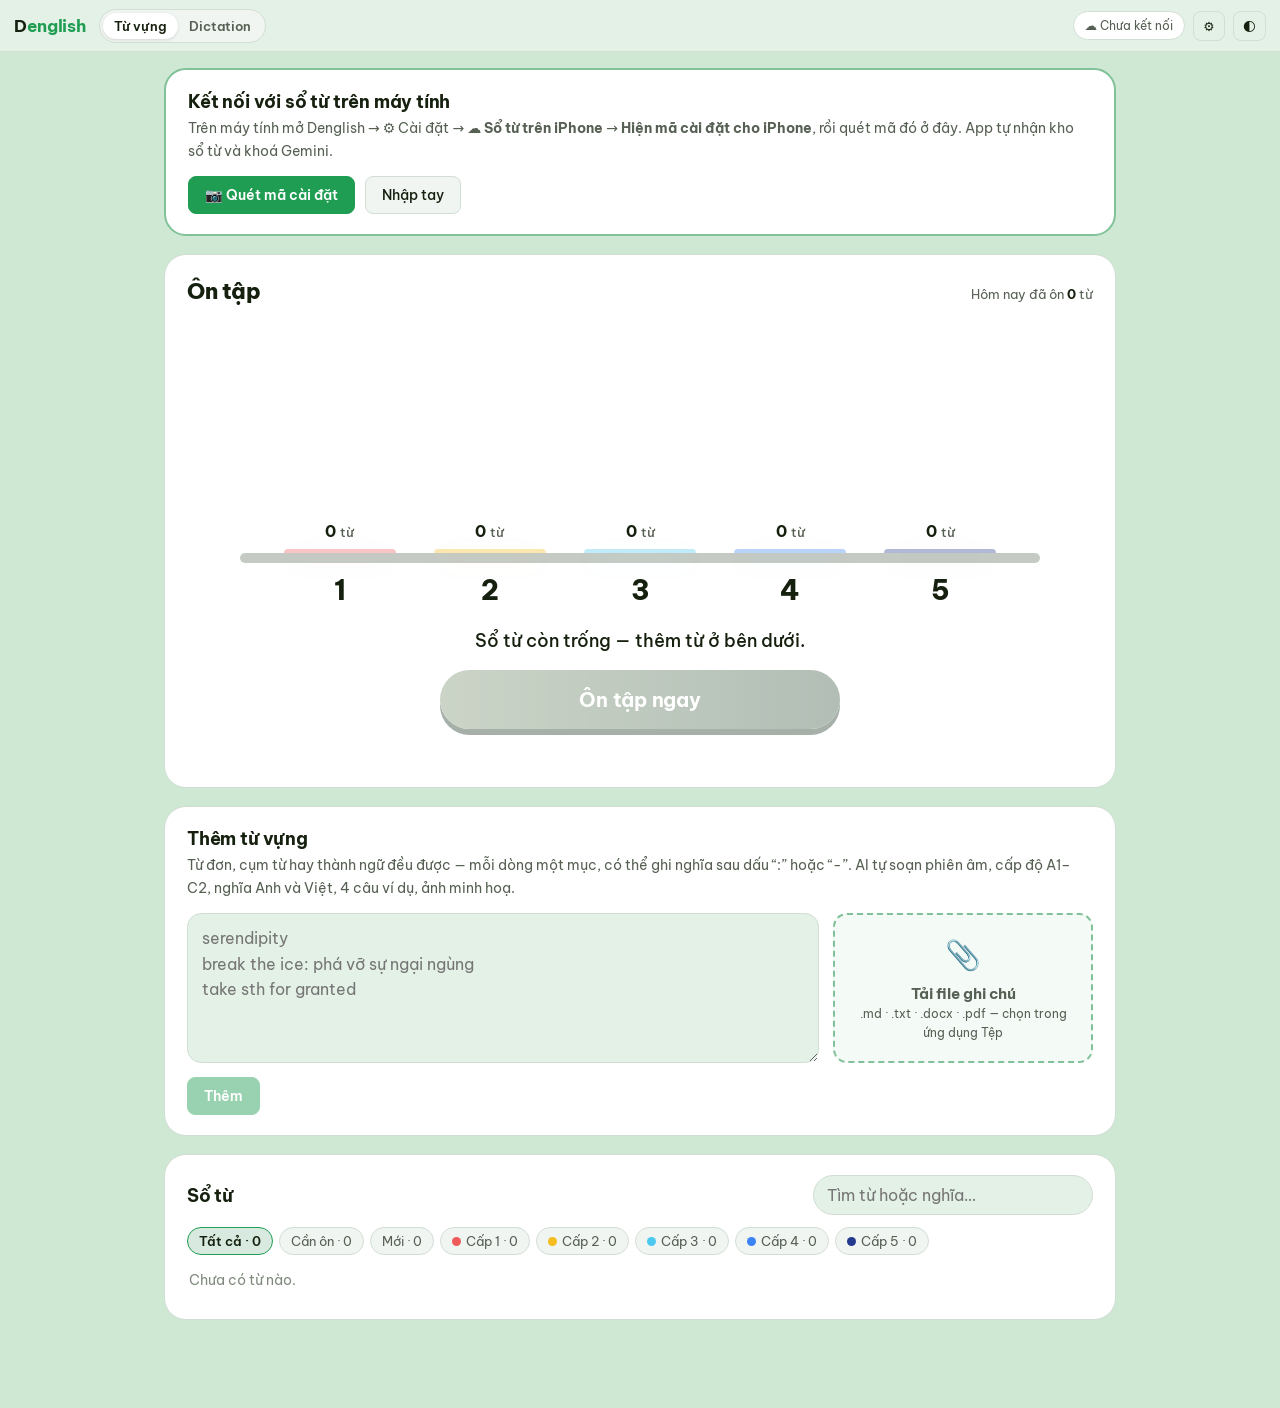
<file: index.html>
<!DOCTYPE html>
<html lang="vi" data-theme="light">
<head>
<meta charset="UTF-8" />
<meta name="viewport" content="width=device-width, initial-scale=1, viewport-fit=cover" />
<meta name="theme-color" content="#1f9d52" />
<meta name="apple-mobile-web-app-capable" content="yes" />
<meta name="mobile-web-app-capable" content="yes" />
<meta name="apple-mobile-web-app-status-bar-style" content="default" />
<meta name="apple-mobile-web-app-title" content="Denglish" />
<meta name="description" content="Sổ từ vựng Denglish: thẻ lật, nhắc ôn đúng lúc." />
<link rel="manifest" href="manifest.webmanifest" />
<link rel="apple-touch-icon" href="icons/apple-touch-icon.png" />
<link rel="icon" href="icons/icon-192.png" />
<title>Denglish Vocabulary</title>
<link href="https://fonts.googleapis.com/css2?family=Be+Vietnam+Pro:wght@300;400;500;600;700;800&display=swap" rel="stylesheet" />
<link rel="stylesheet" href="app.css" />
<link rel="stylesheet" href="typecard.css" />
<link rel="stylesheet" href="dictation.css" />
<script>
  // Giao dien sang / toi: theo lua chon da luu, khong co thi theo iPhone
  (function () {
    var t = null;
    try { t = localStorage.getItem('denglish.theme'); } catch (e) {}
    if (!t) t = window.matchMedia && matchMedia('(prefers-color-scheme: dark)').matches ? 'dark' : 'light';
    document.documentElement.dataset.theme = t;
  })();
</script>
</head>
<body>

<header class="appbar">
  <span class="brand">D<b>english</b></span>
  <nav class="navseg" aria-label="Chuyển trang">
    <a href="./" class="on">Từ vựng</a><a href="dictation.html">Dictation</a>
  </nav>
  <div class="spacer"></div>
  <button class="sync-pill" id="syncPill" title="Đồng bộ với máy tính">☁</button>
  <button class="btn btn-sm btn-ghost" id="settingsBtn" title="Cài đặt">⚙</button>
  <button class="btn btn-sm btn-ghost" id="themeBtn" title="Sáng / tối">🌓</button>
</header>

<main class="page vpage">
  <div id="welcome"></div>

  <!-- ============ TONG QUAN ON TAP ============ -->
  <section class="vcard ov" id="overview" aria-label="Ôn tập">
    <div class="ov-head">
      <h1 class="ov-title">Ôn tập</h1>
      <div class="ov-stats" id="ovStats"></div>
    </div>
    <div class="chart" id="chart"></div>
    <div class="axis"></div>
    <div class="lvls"><span>1</span><span>2</span><span>3</span><span>4</span><span>5</span></div>
    <p class="due-line" id="dueLine">&nbsp;</p>
    <button class="go" id="goBtn" disabled>Ôn tập ngay</button>
    <div class="ov-more" id="ovMore"></div>
    <div class="ov-note" id="ovNote"></div>
  </section>

  <!-- ============ THEM TU ============ -->
  <section class="vcard" id="addBox">
    <h2>Thêm từ vựng</h2>
    <p class="vsub">Từ đơn, cụm từ hay thành ngữ đều được — mỗi dòng một mục, có thể ghi nghĩa sau dấu “:” hoặc “-”.
      AI tự soạn phiên âm, cấp độ A1–C2, nghĩa Anh và Việt, 4 câu ví dụ, ảnh minh hoạ.</p>
    <div class="add-grid">
      <textarea class="add-text" id="addText" spellcheck="false" autocapitalize="off"
        placeholder="serendipity&#10;break the ice: phá vỡ sự ngại ngùng&#10;take sth for granted"></textarea>
      <label class="drop" id="drop">
        <span class="dz-i">📎</span>
        <span><b>Tải file ghi chú</b><br><span>.md · .txt · .docx · .pdf — chọn trong ứng dụng Tệp</span></span>
        <input type="file" id="fileInput" hidden accept=".md,.markdown,.txt,.text,.docx,.pdf,.csv,.tsv,text/plain,text/markdown,application/pdf,application/vnd.openxmlformats-officedocument.wordprocessingml.document" />
      </label>
    </div>
    <div class="preview" id="preview"></div>
    <div class="add-foot">
      <button class="btn btn-primary" id="addBtn" disabled>Thêm</button>
      <button class="btn btn-sm btn-ghost hidden" id="smartBtn">✨ Tách lại bằng AI</button>
      <span class="add-msg" id="addMsg"></span>
    </div>
  </section>

  <!-- ============ SO TU ============ -->
  <section class="vcard" id="listBox">
    <div class="list-head">
      <h2>Sổ từ <small id="count"></small></h2>
      <input type="search" class="search" id="q" placeholder="Tìm từ hoặc nghĩa…" autocomplete="off" />
    </div>
    <div class="chips" id="filters"></div>
    <div class="wlist" id="wlist"><div class="empty">Đang mở sổ từ…</div></div>
    <button class="btn btn-sm more hidden" id="moreBtn">Xem thêm</button>
  </section>
</main>

<!-- ============ BANG (chi tiet the, cai dat, quet ma) ============ -->
<div class="sheet-wrap hidden" id="sheetWrap"><div class="sheet" id="sheet" role="dialog" aria-modal="true"></div></div>

<!-- ============ MAN HINH ON TAP ============ -->
<div class="study hidden" id="study" aria-label="Ôn tập thẻ">
  <div class="edge l"></div><div class="edge r"></div><div class="edge t"></div>
  <div class="st-top">
    <button class="st-btn" id="stClose" title="Đóng">✕</button>
    <div class="st-prog">
      <div class="bar"><i id="stBar"></i></div>
      <div class="st-meta"><span class="st-mode" id="stMode"></span><span class="tally" id="stTally"></span></div>
    </div>
    <button class="st-btn" id="stUndo" title="Hoàn tác" disabled>↶</button>
    <button class="st-btn" id="stGear" title="Tuỳ chọn">⚙</button>
  </div>
  <div class="stage" id="stage"></div>
  <div class="st-actions" id="stActions">
    <button class="act k" data-grade="know"><span class="ic">←</span>Thuộc</button>
    <button class="act v" data-grade="vague"><span class="ic">↑</span>Mang máng</button>
    <button class="act u" data-grade="unknown"><span class="ic">→</span>Chưa thuộc</button>
  </div>
  <div class="st-keys">Phím: Space lật thẻ · ← thuộc · ↑ mang máng · → chưa thuộc · Ctrl+Z hoàn tác · thẻ gõ từ: Enter để kiểm tra</div>
</div>

<script src="js/typecard.js"></script>
<script type="module" src="js/app.js"></script>
</body>
</html>
</file>
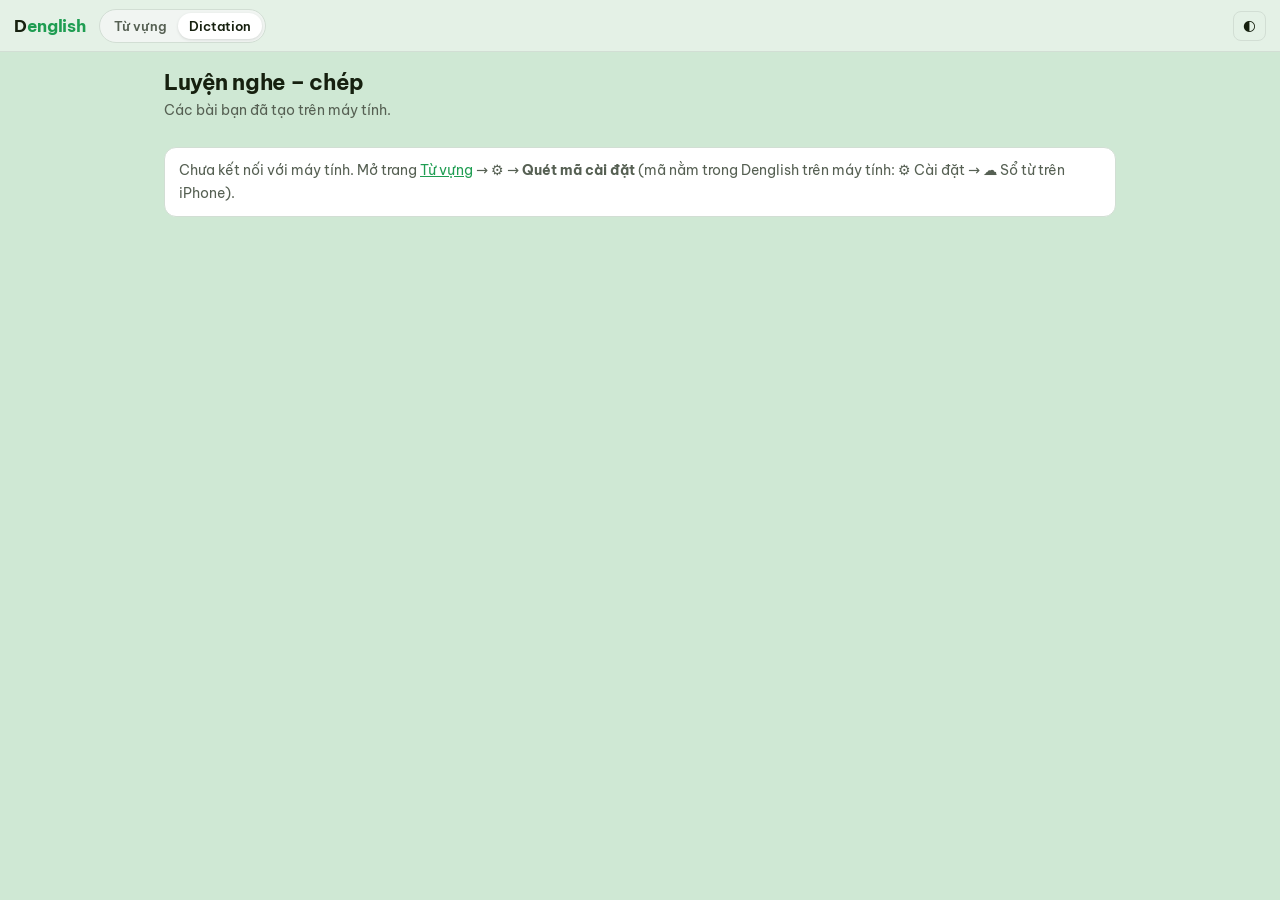
<file: dictation.html>
<!DOCTYPE html>
<html lang="vi" data-theme="light">
<head>
<meta charset="UTF-8" />
<meta name="viewport" content="width=device-width, initial-scale=1, viewport-fit=cover, interactive-widget=resizes-content" />
<meta name="theme-color" content="#1f9d52" />
<meta name="apple-mobile-web-app-capable" content="yes" />
<meta name="mobile-web-app-capable" content="yes" />
<meta name="apple-mobile-web-app-status-bar-style" content="default" />
<meta name="apple-mobile-web-app-title" content="Denglish" />
<link rel="manifest" href="manifest.webmanifest" />
<link rel="apple-touch-icon" href="icons/apple-touch-icon.png" />
<link rel="icon" href="icons/icon-192.png" />
<title>Denglish Dictation</title>
<link href="https://fonts.googleapis.com/css2?family=Be+Vietnam+Pro:wght@300;400;500;600;700;800&display=swap" rel="stylesheet" />
<link rel="stylesheet" href="app.css" />
<link rel="stylesheet" href="dictation.css" />
<script>
  (function () {
    var t = null;
    try { t = localStorage.getItem('denglish.theme'); } catch (e) {}
    if (!t) t = window.matchMedia && matchMedia('(prefers-color-scheme: dark)').matches ? 'dark' : 'light';
    document.documentElement.dataset.theme = t;
  })();
</script>
</head>
<body>

<!-- ============ DANH SACH BAI ============ -->
<div id="listView" class="hidden">
  <header class="appbar">
    <span class="brand">D<b>english</b></span>
    <nav class="navseg" aria-label="Chuyển trang">
      <a href="./">Từ vựng</a><a href="dictation.html" class="on">Dictation</a>
    </nav>
    <div class="spacer"></div>
    <button class="btn btn-sm btn-ghost" id="themeBtn" title="Sáng / tối">🌓</button>
  </header>
  <main class="page">
    <h1 class="dl-title">Luyện nghe – chép</h1>
    <p class="dl-sub" id="listNote">Các bài bạn đã tạo trên máy tính.</p>
    <div class="lessons" id="lessons"><div class="empty">Đang tải danh sách bài…</div></div>
  </main>
</div>

<!-- ============ MOT BAI ============ -->
<div id="lessonView" class="lesson hidden">
  <div class="lz-top">
    <a class="lz-back" href="dictation.html" title="Danh sách bài">‹</a>
    <span class="lz-title" id="lzTitle">Đang mở…</span>
    <button class="lz-icon" id="gearBtn" title="Tuỳ chọn">⚙</button>
  </div>

  <div class="lz-video" id="videoWrap">
    <div class="vbox"><div id="player"></div></div>
  </div>

  <div class="lz-tabs" role="tablist">
    <button class="lz-tab on" data-tab="dict">Chép chính tả</button>
    <button class="lz-tab" data-tab="full">Toàn bài</button>
  </div>

  <div class="lz-body" id="lzBody">
    <!-- chep chinh ta -->
    <section class="dict-pane" id="dictPane">
      <div class="transport">
        <button class="play-btn" id="playBtn" title="Nghe câu này">
          <svg class="ico-play" viewBox="0 0 24 24" width="26" height="26" fill="currentColor" aria-hidden="true">
            <path d="M7.5 4.8v14.4a1 1 0 0 0 1.53.85l11.3-7.2a1 1 0 0 0 0-1.7L9.03 3.95A1 1 0 0 0 7.5 4.8z"/>
          </svg>
          <svg class="ico-pause" viewBox="0 0 24 24" width="26" height="26" fill="currentColor" aria-hidden="true">
            <rect x="6" y="4.5" width="4.2" height="15" rx="1.2"/><rect x="13.8" y="4.5" width="4.2" height="15" rx="1.2"/>
          </svg>
        </button>
        <button class="nav-btn" id="prevBtn" title="Câu trước">‹</button>
        <span class="counter" id="counter">1 / 1</span>
        <button class="nav-btn" id="nextBtn" title="Câu sau">›</button>
        <div class="spacer"></div>
        <button class="pill" id="speedBtn" title="Tốc độ">1×</button>
      </div>

      <div class="answer-wrap">
        <div class="answer-backdrop" id="answerBackdrop" aria-hidden="true"></div>
        <textarea id="answer" rows="3" placeholder="Gõ lại những gì bạn nghe được…" enterkeyhint="go"
                  spellcheck="false" autocomplete="off" autocorrect="off" autocapitalize="off"></textarea>
      </div>

      <div class="name-hint hidden" id="nameHint"></div>

      <div class="actions">
        <button class="btn btn-primary" id="checkBtn">Kiểm tra</button>
        <div class="verdict hidden" id="verdict"></div>
        <div class="spacer"></div>
        <button class="btn btn-sm btn-ghost" id="revealBtn">Xem đáp án</button>
        <button class="btn btn-sm" id="skipBtn">Bỏ qua</button>
      </div>

      <div class="result" id="result"></div>
      <div class="vi-line hidden" id="viLine"></div>

      <div class="answer-opts">
        <label class="check"><input type="checkbox" id="optImmediate" /> Hiện đáp án ngay</label>
        <label class="check"><input type="checkbox" id="optFull" /> Hiện toàn bộ đáp án</label>
      </div>

      <div class="progress-strip">
        <div class="pbar"><i id="pbar"></i></div>
        <span id="pctText">0%</span>
        <span class="chip ok">✓ <b id="scOk">0</b></span>
        <span class="chip no">✕ <b id="scNo">0</b></span>
        <span class="chip sk">↷ <b id="scSk">0</b></span>
      </div>
      <p class="tip">Chạm vào một từ trong đáp án để tra nghĩa và lưu vào sổ từ. Bôi đen nhiều từ để lưu cả cụm.</p>
    </section>

    <!-- toan bai -->
    <section class="full-pane hidden" id="fullPane">
      <div class="ft-opts">
        <label class="check"><input type="checkbox" id="ftVi" /> Bản dịch</label>
        <label class="check"><input type="checkbox" id="ftRepeat" /> Lặp câu</label>
        <label class="check"><input type="checkbox" id="ftAutoScroll" /> Tự cuộn</label>
      </div>
      <div class="ft-list" id="ftList"></div>
      <p class="tip" id="sourceNote"></p>
    </section>
  </div>
</div>

<div class="sheet-wrap hidden" id="sheetWrap"><div class="sheet" id="sheet" role="dialog" aria-modal="true"></div></div>
<div class="wordpop" id="wordpop"></div>

<script src="js/wordpop.js"></script>
<script type="module" src="js/dictation.js"></script>
<script src="https://www.youtube.com/iframe_api"></script>
</body>
</html>
</file>
<file: app.css>
/* Denglish Vocab (iPhone) - bang mau Denglish + trang Tu vung.
   Phan dau chep tu static/css/app.css, phan sau tu static/vocab.html cua Denglish tren may tinh. */
/* Denglish - bang mau & thanh phan dung chung */

*, *::before, *::after { box-sizing: border-box; }
* { margin: 0; padding: 0; }

:root {
  --bg:        #0e1014;
  --bg-soft:   #151921;
  --surface:   #1a1f29;
  --surface-2: #222836;
  --border:    #2b3242;
  --text:      #e7eaf0;
  --text-dim:  #99a2b3;
  --text-fade: #6c7689;
  --accent:    #22c55e;
  --accent-ink:#0b2415;
  --blue:      #4c8dff;
  --amber:     #f0b429;
  --red:       #f4736b;
  --radius:    10px;
  --radius-lg: 16px;
  --shadow:    0 10px 34px rgba(0, 0, 0, .45);
  --font:      'Be Vietnam Pro', system-ui, -apple-system, 'Segoe UI', sans-serif;
  --mono:      ui-monospace, 'Cascadia Code', 'Consolas', monospace;
}

html[data-theme="light"] {
  --bg:        #cfe8d4;
  --bg-soft:   #e4f1e6;
  --surface:   #ffffff;
  --surface-2: #f1f5f2;
  --border:    #d2ded4;
  --text:      #16200f;
  --text-dim:  #566053;
  --text-fade: #7f8a7d;
  --accent:    #1f9d52;
  --accent-ink:#ffffff;
  --blue:      #2563eb;
  --amber:     #b7791f;
  --red:       #d24a42;
  --shadow:    0 8px 28px rgba(31, 61, 38, .14);
}

body {
  font-family: var(--font);
  background: var(--bg);
  color: var(--text);
  min-height: 100vh;
  -webkit-font-smoothing: antialiased;
}

button, input, textarea, select { font-family: inherit; font-size: inherit; color: inherit; }
button { cursor: pointer; background: none; border: none; }
a { color: inherit; }

/* ---------- nut ---------- */
.btn {
  display: inline-flex; align-items: center; gap: 7px;
  padding: 9px 16px; border-radius: 8px;
  border: 1px solid var(--border); background: var(--surface-2);
  font-size: .88rem; font-weight: 500;
  transition: background .15s, border-color .15s, opacity .15s;
}
.btn:hover:not(:disabled) { border-color: var(--text-fade); }
.btn:disabled { opacity: .45; cursor: not-allowed; }
.btn-primary {
  background: var(--accent); border-color: var(--accent);
  color: var(--accent-ink); font-weight: 600;
}
.btn-primary:hover:not(:disabled) { filter: brightness(1.08); }
.btn-ghost { background: transparent; }
.btn-sm { padding: 6px 11px; font-size: .8rem; }
.btn-icon {
  width: 38px; height: 38px; padding: 0;
  justify-content: center; border-radius: 9px;
}

/* ---------- lop tro giup ---------- */
.row { display: flex; align-items: center; gap: 10px; }
.spacer { flex: 1; }
.muted { color: var(--text-dim); }
.fade { color: var(--text-fade); }
.hidden { display: none !important; }
.tiny { font-size: .75rem; }

.spin {
  width: 15px; height: 15px; flex: none;
  border: 2px solid var(--border); border-top-color: var(--accent);
  border-radius: 50%; animation: spin .7s linear infinite;
}
@keyframes spin { to { transform: rotate(360deg); } }

/* ---------- thanh cuon ---------- */
::-webkit-scrollbar { width: 10px; height: 10px; }
::-webkit-scrollbar-track { background: transparent; }
::-webkit-scrollbar-thumb { background: var(--border); border-radius: 6px; }
::-webkit-scrollbar-thumb:hover { background: var(--text-fade); }

/* ---------- hop thoai ---------- */
.overlay {
  position: fixed; inset: 0; z-index: 90;
  background: rgba(0, 0, 0, .55);
  display: flex; align-items: center; justify-content: center; padding: 20px;
}
.modal {
  width: min(480px, 100%); max-height: 86vh; overflow-y: auto;
  background: var(--surface); border: 1px solid var(--border);
  border-radius: var(--radius-lg); box-shadow: var(--shadow);
}
.modal-head {
  display: flex; align-items: center; gap: 10px;
  padding: 16px 18px; border-bottom: 1px solid var(--border);
  font-weight: 600;
}
.modal-body { padding: 8px 18px 18px; }

.field {
  display: flex; align-items: center; justify-content: space-between;
  gap: 16px; padding: 11px 0; border-bottom: 1px solid var(--border);
}
.field:last-child { border-bottom: none; }
.field label { font-size: .88rem; }
.field .hint { display: block; font-size: .73rem; color: var(--text-fade); margin-top: 2px; }
.field select, .field input[type="text"] {
  background: var(--surface-2); border: 1px solid var(--border);
  border-radius: 7px; padding: 7px 10px; font-size: .84rem; min-width: 140px;
}
.field select:focus, .field input:focus { outline: none; border-color: var(--accent); }


/* =========================== Trang Tu vung =========================== */
:root {
  --lv1: #ef5a5a; --lv2: #f5bd1f; --lv3: #4cc9f0; --lv4: #3b82f6; --lv5: #23398e;
  --know: #22b45a; --vague: #f2a516; --unknown: #ec4c47; --due: #f08a24;
}
html[data-theme="dark"] { --lv5: #3d59c9; --know: #2fd06d; --unknown: #f4605a; }
body { -webkit-tap-highlight-color: transparent; }
.vpage { max-width: 980px; padding-top: 22px; }
.vcard {
  background: var(--surface); border: 1px solid var(--border); border-radius: 22px;
  padding: 20px 22px; margin-bottom: 18px;
}
.vcard h2 { font-size: 1.12rem; font-weight: 700; letter-spacing: -.01em; }
.vsub { color: var(--text-dim); font-size: .88rem; line-height: 1.6; margin-top: 4px; }

/* ---------- tong quan on tap (kieu Mochi) ---------- */
.ov { text-align: center; padding: 22px 22px 26px; }
.ov-head { display: flex; align-items: baseline; justify-content: space-between; gap: 10px; flex-wrap: wrap; text-align: left; }
.ov-title { font-size: 1.35rem; font-weight: 800; letter-spacing: -.02em; }
.ov-stats { font-size: .84rem; color: var(--text-dim); }
.ov-stats b { color: var(--text); }
.chart {
  display: grid; grid-template-columns: repeat(5, 1fr); gap: clamp(8px, 3vw, 40px); align-items: end;
  height: 230px; margin: 18px auto 0; max-width: 760px; padding: 0 clamp(4px, 2vw, 24px);
}
.col { display: flex; flex-direction: column; align-items: center; justify-content: flex-end; height: 100%;
       cursor: pointer; border: none; background: none; padding: 0; min-width: 0; }
.col .cnt { font-size: .98rem; font-weight: 700; margin-bottom: 8px; white-space: nowrap; }
.col .cnt small { font-weight: 500; font-size: .8rem; color: var(--text-dim); }
.col .bar {
  width: min(100%, 120px); height: 4px; border-radius: 26px 26px 0 0; background: var(--c);
  transition: height .7s cubic-bezier(.2, .8, .2, 1), filter .15s; box-shadow: 0 8px 30px color-mix(in srgb, var(--c) 25%, transparent);
}
.col:hover .bar, .col.on .bar { filter: brightness(1.12) saturate(1.1); }
.col.zero .bar { opacity: .35; }
.axis { height: 10px; border-radius: 8px; background: color-mix(in srgb, var(--text-fade) 45%, transparent); max-width: 800px; margin: 0 auto; }
.lvls { display: grid; grid-template-columns: repeat(5, 1fr); gap: clamp(8px, 3vw, 40px); max-width: 760px; margin: 10px auto 0; padding: 0 clamp(4px, 2vw, 24px); }
.lvls span { font-size: 1.7rem; font-weight: 800; }
.due-line { margin-top: 22px; font-size: 1.15rem; font-weight: 500; }
.due-line b { color: var(--due); font-weight: 700; }
.go {
  display: block; width: min(400px, 100%); margin: 18px auto 0; padding: 17px 20px; border-radius: 999px;
  background: linear-gradient(90deg, #5fd12c, #1fa64a); color: #fff; font-size: 1.28rem; font-weight: 700;
  box-shadow: 0 6px 0 #168a3a; transition: transform .08s, box-shadow .08s, filter .15s; letter-spacing: -.01em;
}
.go:hover:not(:disabled) { filter: brightness(1.06); }
.go:active:not(:disabled) { transform: translateY(4px); box-shadow: 0 2px 0 #168a3a; }
.go:disabled { filter: grayscale(.85); opacity: .55; cursor: default; }
.ov-more { display: flex; justify-content: center; gap: 8px; flex-wrap: wrap; margin-top: 18px; }
.ov-note { margin-top: 14px; font-size: .84rem; color: var(--text-dim); line-height: 1.55; }
.ov-note a { color: var(--blue); }
.ov-note .spin { display: inline-block; vertical-align: -3px; margin-right: 6px; }

/* ---------- them tu ---------- */
.add-grid { display: grid; grid-template-columns: minmax(0, 1fr) 260px; gap: 14px; margin-top: 14px; }
.add-text {
  width: 100%; min-height: 150px; resize: vertical; padding: 12px 14px; border-radius: 14px; outline: none;
  background: var(--bg-soft); border: 1px solid var(--border); color: var(--text); font-size: .95rem; line-height: 1.6;
}
.add-text:focus { border-color: var(--accent); }
.drop {
  display: flex; flex-direction: column; align-items: center; justify-content: center; gap: 6px; text-align: center;
  border: 2px dashed color-mix(in srgb, var(--accent) 45%, var(--border)); border-radius: 14px; padding: 14px;
  background: color-mix(in srgb, var(--accent) 5%, var(--surface)); cursor: pointer; transition: background .15s, border-color .15s;
}
.drop:hover, .drop.drag { border-color: var(--accent); background: color-mix(in srgb, var(--accent) 11%, var(--surface)); }
.drop .dz-i { font-size: 1.8rem; }
.drop b { font-size: .95rem; }
.drop span { font-size: .78rem; color: var(--text-dim); line-height: 1.5; }
.preview { margin-top: 14px; display: flex; flex-wrap: wrap; gap: 7px; }
.preview:empty { display: none; }
.pv-head { width: 100%; font-size: .82rem; color: var(--text-dim); }
.pchip {
  display: inline-flex; align-items: center; gap: 6px; max-width: 100%; padding: 5px 6px 5px 11px; border-radius: 999px;
  background: color-mix(in srgb, var(--accent) 10%, var(--surface-2)); border: 1px solid color-mix(in srgb, var(--accent) 30%, var(--border));
  font-size: .86rem;
}
.pchip b { font-weight: 600; white-space: nowrap; overflow: hidden; text-overflow: ellipsis; max-width: 220px; }
.pchip small { color: var(--text-dim); white-space: nowrap; overflow: hidden; text-overflow: ellipsis; max-width: 180px; }
.pchip.exists { background: var(--surface-2); border-color: var(--border); opacity: .6; }
.pchip .x { width: 22px; height: 22px; border-radius: 50%; color: var(--text-fade); font-size: .8rem; flex: none; }
.pchip .x:hover { background: var(--surface); color: var(--red); }
.add-foot { display: flex; align-items: center; gap: 10px; flex-wrap: wrap; margin-top: 14px; }
.add-msg { font-size: .84rem; color: var(--text-dim); }
.add-msg.ok { color: var(--accent); font-weight: 600; }
.add-msg.bad { color: var(--red); }

/* ---------- so tu ---------- */
.list-head { display: flex; align-items: center; gap: 12px; flex-wrap: wrap; }
.list-head h2 { flex: 1; }
.list-head h2 small { font-weight: 500; color: var(--text-fade); font-size: .85rem; margin-left: 4px; }
.search {
  width: min(280px, 100%); padding: 9px 13px; border-radius: 999px; outline: none;
  background: var(--bg-soft); border: 1px solid var(--border); font-size: .9rem;
}
.search:focus { border-color: var(--accent); }
.chips { display: flex; gap: 6px; flex-wrap: wrap; margin: 12px 0 6px; }
.chip {
  padding: 5px 11px; border-radius: 999px; border: 1px solid var(--border); font-size: .8rem; color: var(--text-dim);
  background: var(--surface-2); display: inline-flex; align-items: center; gap: 5px;
}
.chip i { width: 9px; height: 9px; border-radius: 50%; background: var(--c); }
.chip.on { border-color: var(--accent); color: var(--text); font-weight: 600; background: color-mix(in srgb, var(--accent) 12%, var(--surface-2)); }
.wlist { display: flex; flex-direction: column; }
.wrow {
  display: flex; align-items: center; gap: 12px; width: 100%; text-align: left; padding: 11px 6px;
  border-bottom: 1px solid var(--border); background: none; border-radius: 0; transition: background .12s;
}
.wrow:hover { background: var(--surface-2); }
.lv {
  width: 30px; height: 30px; border-radius: 10px; flex: none; display: flex; align-items: center; justify-content: center;
  font-size: .8rem; font-weight: 800; color: #fff; background: var(--c, var(--text-fade));
}
.lv.new { background: var(--surface-2); color: var(--text-dim); border: 1px dashed var(--text-fade); font-size: .62rem; }
.wr-main { flex: 1; min-width: 0; }
.wr-top { display: flex; align-items: baseline; gap: 8px; min-width: 0; }
.wr-term { font-weight: 700; white-space: nowrap; overflow: hidden; text-overflow: ellipsis; }
.wr-meta { font-size: .74rem; color: var(--text-fade); white-space: nowrap; }
.wr-vi { font-size: .85rem; color: var(--text-dim); white-space: nowrap; overflow: hidden; text-overflow: ellipsis; margin-top: 1px; }
.wr-side { font-size: .74rem; color: var(--text-fade); white-space: nowrap; text-align: right; flex: none; }
.wr-side.due { color: var(--due); font-weight: 600; }
.wr-emoji { font-size: 1.3rem; width: 28px; text-align: center; flex: none; }
.more { margin: 12px auto 0; display: block; }

/* ---------- chi tiet the (bottom sheet tren dien thoai) ---------- */
.sheet-wrap {
  position: fixed; inset: 0; z-index: 200; background: rgba(0, 0, 0, .5);
  display: flex; align-items: center; justify-content: center; padding: 20px;
  animation: fade-in .18s ease;
}
@keyframes fade-in { from { opacity: 0; } }
.sheet {
  width: min(580px, 100%); max-height: 90vh; max-height: 90dvh; overflow-y: auto; overscroll-behavior: contain;
  background: var(--surface); border-radius: 24px; box-shadow: var(--shadow); position: relative;
  animation: sheet-up .25s cubic-bezier(.2, .8, .2, 1);
}
@keyframes sheet-up { from { transform: translateY(30px); opacity: .4; } }
.sh-img { position: relative; height: 210px; background: linear-gradient(135deg, color-mix(in srgb, var(--accent) 22%, var(--surface-2)), var(--surface-2)); display: flex; align-items: center; justify-content: center; border-radius: 24px 24px 0 0; overflow: hidden; }
.sh-img img { width: 100%; height: 100%; object-fit: cover; }
.sh-img .emo { font-size: 5rem; }
.sh-img .imgbtn {
  position: absolute; right: 12px; bottom: 12px; padding: 7px 12px; border-radius: 999px; font-size: .8rem; font-weight: 600;
  background: rgba(0, 0, 0, .55); color: #fff; backdrop-filter: blur(6px);
}
.sh-img .credit { position: absolute; left: 12px; bottom: 14px; right: 120px; font-size: .62rem; color: rgba(255,255,255,.85);
                  text-shadow: 0 1px 3px rgba(0,0,0,.8); white-space: nowrap; overflow: hidden; text-overflow: ellipsis; }
.sh-close {
  position: absolute; top: 12px; right: 12px; z-index: 2; width: 36px; height: 36px; border-radius: 50%;
  background: rgba(0, 0, 0, .5); color: #fff; font-size: 1rem; backdrop-filter: blur(6px);
}
.sh-body { padding: 18px 22px 22px; }
.sh-term { font-size: 1.9rem; font-weight: 800; letter-spacing: -.02em; line-height: 1.15; }
.sh-tags { display: flex; gap: 6px; flex-wrap: wrap; margin-top: 8px; align-items: center; }
.tag {
  display: inline-flex; align-items: center; gap: 4px; padding: 2px 9px; border-radius: 999px; font-size: .74rem; font-weight: 600;
  border: 1px solid var(--border); color: var(--text-dim); background: var(--surface-2);
}
.tag.cefr { color: var(--blue); border-color: color-mix(in srgb, var(--blue) 45%, var(--border)); background: none; }
.tag.lvl { color: #fff; border: none; background: var(--c); }
.ipa-row { display: flex; flex-wrap: wrap; gap: 6px 14px; align-items: center; margin-top: 12px; }
.ipa { display: inline-flex; align-items: center; gap: 7px; }
.ipa span { font-family: 'Segoe UI', 'Lucida Sans Unicode', 'Arial Unicode MS', -apple-system, sans-serif; font-size: 1rem; }
.spk {
  display: inline-flex; align-items: center; gap: 4px; padding: 4px 10px; border-radius: 999px; font-size: .74rem; font-weight: 700;
  border: 1px solid var(--border); background: var(--surface-2); color: var(--text-dim); flex: none;
}
.spk:hover, .spk.playing { border-color: var(--accent); color: var(--accent); }
.sh-vi { font-size: 1.22rem; font-weight: 700; color: var(--accent); margin-top: 14px; line-height: 1.4; }
.sh-def { margin-top: 6px; color: var(--text-dim); line-height: 1.6; }
.sh-sec { margin-top: 18px; }
.sh-sec h4 { font-size: .7rem; font-weight: 700; letter-spacing: .09em; text-transform: uppercase; color: var(--text-fade); margin-bottom: 8px; }
.exs { list-style: none; display: flex; flex-direction: column; gap: 10px; }
.exs li { display: flex; gap: 10px; align-items: flex-start; padding: 10px 12px; border-radius: 12px; background: var(--bg-soft); }
.exs li .t { flex: 1; min-width: 0; }
.exs .en { line-height: 1.55; }
.exs .en b { color: var(--accent); }
.exs .vi { font-size: .84rem; color: var(--text-dim); margin-top: 3px; line-height: 1.5; }
.exs .spk { padding: 4px 8px; }
.syns { display: flex; flex-wrap: wrap; gap: 6px; }
.note { line-height: 1.6; color: var(--text-dim); font-size: .92rem; }
.ctx { padding: 10px 14px; border-left: 3px solid var(--blue); background: color-mix(in srgb, var(--blue) 7%, var(--surface)); border-radius: 0 12px 12px 0; line-height: 1.6; font-size: .92rem; }
.ctx mark { background: color-mix(in srgb, var(--amber) 35%, transparent); color: inherit; border-radius: 3px; padding: 0 2px; }
.ctx .ctx-vi { color: var(--text-dim); font-size: .86rem; margin-top: 3px; }
.ctx small { display: block; color: var(--text-fade); margin-top: 4px; font-size: .74rem; }
.ctx small a { color: var(--blue); }
.srs { margin-top: 18px; padding-top: 14px; border-top: 1px solid var(--border); font-size: .84rem; color: var(--text-dim); line-height: 1.6; }
.sh-actions { display: flex; flex-wrap: wrap; gap: 8px; margin-top: 14px; }
.sh-warn { margin-top: 12px; font-size: .82rem; color: var(--amber); line-height: 1.5; }
.form { display: flex; flex-direction: column; gap: 12px; }
.form label { display: flex; flex-direction: column; gap: 5px; font-size: .78rem; font-weight: 600; color: var(--text-dim); }
.form input, .form textarea, .form select {
  width: 100%; padding: 9px 11px; border-radius: 10px; border: 1px solid var(--border); background: var(--bg-soft);
  font-size: .92rem; font-weight: 400; color: var(--text); outline: none;
}
.form input:focus, .form textarea:focus, .form select:focus { border-color: var(--accent); }
.form textarea { min-height: 120px; resize: vertical; line-height: 1.5; }
.form .two { display: grid; grid-template-columns: 1fr 1fr; gap: 10px; }
.form .three { display: grid; grid-template-columns: 1fr 1fr 1fr; gap: 10px; }
.imgs { display: grid; grid-template-columns: repeat(3, 1fr); gap: 8px; margin-top: 12px; }
.imgs button { aspect-ratio: 4 / 3; border-radius: 12px; overflow: hidden; background: var(--surface-2); border: 2px solid transparent; padding: 0; }
.imgs button:hover { border-color: var(--accent); }
.imgs img { width: 100%; height: 100%; object-fit: cover; display: block; }
.img-tools { display: flex; gap: 8px; flex-wrap: wrap; margin-top: 10px; }
.img-q { display: flex; gap: 8px; margin-top: 4px; }
.img-q input { flex: 1; min-width: 0; padding: 9px 12px; border-radius: 10px; border: 1px solid var(--border); background: var(--bg-soft); outline: none; }

/* =====================================================================
   Man hinh on tap: the lat, vuot trai / phai / len
   ===================================================================== */
body.studying { overflow: hidden; }
.study {
  position: fixed; inset: 0; z-index: 150; background: var(--bg); display: flex; flex-direction: column;
  height: 100vh; height: 100dvh; overscroll-behavior: none;
  padding: env(safe-area-inset-top) env(safe-area-inset-right) env(safe-area-inset-bottom) env(safe-area-inset-left);
  --pl: 0; --pr: 0; --pt: 0;
}
.st-top { display: flex; align-items: center; gap: 10px; padding: 10px 14px 4px; }
.st-btn { width: 40px; height: 40px; border-radius: 12px; font-size: 1.15rem; color: var(--text-dim); flex: none; display: flex; align-items: center; justify-content: center; }
.st-btn:hover:not(:disabled) { background: var(--surface); color: var(--text); }
.st-btn:disabled { opacity: .3; }
.st-prog { flex: 1; min-width: 0; }
.st-prog .bar { height: 8px; border-radius: 8px; background: var(--surface-2); overflow: hidden; }
.st-prog .bar i { display: block; height: 100%; width: 0; border-radius: 8px; background: linear-gradient(90deg, #5fd12c, #1fa64a); transition: width .3s; }
.st-meta { display: flex; justify-content: space-between; align-items: center; margin-top: 5px; font-size: .78rem; color: var(--text-dim); gap: 8px; }
.tally { display: flex; gap: 10px; font-weight: 700; }
.tally .k { color: var(--know); } .tally .v { color: var(--vague); } .tally .u { color: var(--unknown); }
.st-mode { white-space: nowrap; overflow: hidden; text-overflow: ellipsis; }
.stage { position: relative; flex: 1; min-height: 0; margin: 8px 16px 0; }

.fc {
  position: absolute; inset: 0; margin: auto; max-width: 440px; max-height: 640px;
  perspective: 1400px; touch-action: none; user-select: none; -webkit-user-select: none; -webkit-touch-callout: none;
  cursor: grab; z-index: 2; will-change: transform;
}
.fc.dragging { cursor: grabbing; }
.fc.snap { transition: transform .35s cubic-bezier(.2, 1.4, .4, 1); }
.fc.fly { transition: transform .32s ease-in, opacity .32s ease-in; }
.fc.behind { z-index: 1; transform: translateY(16px) scale(.94); opacity: .65; pointer-events: none; transition: transform .3s, opacity .3s; }
.fc.behind .fc-in { box-shadow: none; }
.fc.enter { animation: card-in .3s cubic-bezier(.2, .8, .2, 1); }
@keyframes card-in { from { transform: translateY(16px) scale(.94); opacity: .65; } }
.fc-in {
  position: absolute; inset: 0; transform-style: preserve-3d; -webkit-transform-style: preserve-3d;
  transition: transform .5s cubic-bezier(.3, .7, .2, 1); border-radius: 28px;
  box-shadow: 0 14px 40px rgba(16, 50, 28, .16);
}
html[data-theme="dark"] .fc-in { box-shadow: 0 14px 40px rgba(0, 0, 0, .5); }
.fc.flipped .fc-in { transform: rotateY(180deg); }
.face {
  position: absolute; inset: 0; border-radius: 28px; overflow: hidden; background: var(--surface);
  border: 1px solid var(--border); backface-visibility: hidden; -webkit-backface-visibility: hidden;
  display: flex; flex-direction: column;
}
.back { transform: rotateY(180deg); }

.front { align-items: center; justify-content: center; text-align: center; padding: 26px 22px; }
.front .fr-tags { position: absolute; top: 18px; left: 18px; right: 18px; display: flex; gap: 6px; justify-content: space-between; }
.front .fr-emoji { font-size: 3.2rem; margin-bottom: 14px; }
.front .fr-term { font-size: clamp(2rem, 9vw, 2.9rem); font-weight: 800; letter-spacing: -.025em; line-height: 1.15; word-break: break-word; }
.front .fr-term.long { font-size: clamp(1.5rem, 6.4vw, 2.1rem); }
.front .fr-term.xlong { font-size: clamp(1.15rem, 4.8vw, 1.5rem); line-height: 1.35; letter-spacing: -.01em; }
.front .fr-term.vi { color: var(--accent); }
.front .fr-sub { margin-top: 10px; color: var(--text-fade); font-size: .9rem; }
.front .spk { margin-top: 18px; padding: 8px 16px; font-size: .85rem; }
.front .fr-hint { position: absolute; bottom: 18px; left: 0; right: 0; font-size: .78rem; color: var(--text-fade); }
.front .fr-ctx { margin-top: 18px; font-size: .86rem; color: var(--text-dim); line-height: 1.5; max-width: 340px; font-style: italic; }
.front .fr-ctx mark { background: color-mix(in srgb, var(--amber) 30%, transparent); color: inherit; border-radius: 3px; padding: 0 2px; font-style: normal; font-weight: 600; }

.bk-img { flex: none; height: 34%; min-height: 0; position: relative; display: flex; align-items: center; justify-content: center;
          background: linear-gradient(135deg, color-mix(in srgb, var(--accent) 20%, var(--surface-2)), var(--surface-2)); }
.bk-img img { width: 100%; height: 100%; object-fit: cover; display: block; }
.bk-img .emo { font-size: 3.6rem; }
.fc.tight .bk-img { height: 24%; }
.fc.tighter .bk-img { display: none; }
.bk-body { flex: 1; min-height: 0; overflow: hidden; padding: 14px 18px 4px; display: flex; flex-direction: column; gap: 7px; }
.bk-body > * { flex-shrink: 0; }
.bk-head { display: flex; align-items: center; gap: 8px; min-width: 0; }
.bk-term { font-size: 1.55rem; font-weight: 800; letter-spacing: -.02em; line-height: 1.2; flex: 1; min-width: 0; word-break: break-word; }
.bk-sub { font-size: .8rem; color: var(--text-fade); margin-top: -4px; }
.bk-ipa { display: flex; flex-wrap: wrap; gap: 4px 12px; align-items: center; }
.bk-ipa .ipa span { font-size: .92rem; }
.bk-vi { font-size: 1.12rem; font-weight: 700; color: var(--accent); line-height: 1.35; }
.bk-def { font-size: .88rem; color: var(--text-dim); line-height: 1.5; display: -webkit-box; -webkit-line-clamp: 3; -webkit-box-orient: vertical; overflow: hidden; }
.bk-ex { list-style: none; display: flex; flex-direction: column; gap: 7px; margin-top: 2px; }
.bk-ex li { padding: 7px 10px; border-radius: 11px; background: var(--bg-soft); font-size: .86rem; line-height: 1.45; }
.bk-ex li b { color: var(--accent); }
.bk-ex li .vi { color: var(--text-fade); font-size: .78rem; margin-top: 2px; }
.bk-wait { color: var(--text-fade); font-size: .88rem; display: flex; align-items: center; gap: 8px; }
.bk-foot { flex: none; display: flex; justify-content: center; padding: 6px 12px 12px; }
.bk-foot button { font-size: .8rem; color: var(--text-fade); padding: 6px 12px; border-radius: 999px; }
.bk-foot button:hover { color: var(--text); background: var(--surface-2); }

/* nhan "THUOC / CHUA THUOC / MANG MANG" hien khi keo */
.stamp {
  position: absolute; z-index: 5; pointer-events: none; opacity: 0; padding: 6px 14px; border-radius: 12px;
  font-size: 1.25rem; font-weight: 800; letter-spacing: .04em; border: 3px solid currentColor; background: var(--surface);
  transition: opacity .1s; white-space: nowrap;
}
.stamp.k { top: 26px; right: 22px; color: var(--know); transform: rotate(10deg); }
.stamp.u { top: 26px; left: 22px; color: var(--unknown); transform: rotate(-10deg); }
.stamp.v { bottom: 28px; left: 50%; transform: translateX(-50%); color: var(--vague); }
.fc[data-dir="left"] .stamp.k, .fc[data-dir="right"] .stamp.u, .fc[data-dir="up"] .stamp.v { opacity: var(--p, 0); }
.tint { position: absolute; inset: 0; border-radius: 28px; pointer-events: none; z-index: 4; opacity: 0; }
.fc[data-dir="left"] .tint { opacity: calc(var(--p, 0) * .9); box-shadow: inset 0 0 0 4px var(--know), 0 0 40px color-mix(in srgb, var(--know) 50%, transparent); background: color-mix(in srgb, var(--know) 10%, transparent); }
.fc[data-dir="right"] .tint { opacity: calc(var(--p, 0) * .9); box-shadow: inset 0 0 0 4px var(--unknown), 0 0 40px color-mix(in srgb, var(--unknown) 50%, transparent); background: color-mix(in srgb, var(--unknown) 10%, transparent); }
.fc[data-dir="up"] .tint { opacity: calc(var(--p, 0) * .9); box-shadow: inset 0 0 0 4px var(--vague), 0 0 40px color-mix(in srgb, var(--vague) 50%, transparent); background: color-mix(in srgb, var(--vague) 10%, transparent); }
.edge { position: absolute; pointer-events: none; z-index: 0; transition: opacity .1s; }
.edge.l { left: 0; top: 0; bottom: 0; width: 34%; background: linear-gradient(90deg, color-mix(in srgb, var(--know) 45%, transparent), transparent); opacity: var(--pl); }
.edge.r { right: 0; top: 0; bottom: 0; width: 34%; background: linear-gradient(270deg, color-mix(in srgb, var(--unknown) 45%, transparent), transparent); opacity: var(--pr); }
.edge.t { left: 0; right: 0; top: 0; height: 30%; background: linear-gradient(180deg, color-mix(in srgb, var(--vague) 45%, transparent), transparent); opacity: var(--pt); }

.st-actions { display: grid; grid-template-columns: 1fr 1fr 1fr; gap: 10px; padding: 14px 16px 14px; max-width: 480px; width: 100%; margin: 0 auto; }
.act {
  display: flex; flex-direction: column; align-items: center; justify-content: center; gap: 2px; padding: 10px 4px; border-radius: 18px;
  font-size: .84rem; font-weight: 700; color: var(--c); background: var(--surface); border: 2px solid color-mix(in srgb, var(--c) 45%, var(--border));
  transition: transform .08s, background .15s; min-height: 58px;
}
.act .ic { font-size: 1.15rem; line-height: 1; }
.act:hover { background: color-mix(in srgb, var(--c) 10%, var(--surface)); }
.act:active { transform: scale(.96); }
.act.k { --c: var(--know); } .act.v { --c: var(--vague); } .act.u { --c: var(--unknown); }
.st-keys { text-align: center; font-size: .72rem; color: var(--text-fade); padding-bottom: 10px; }
@media (hover: none) { .st-keys { display: none; } }

.coach {
  position: absolute; inset: 0; z-index: 20; display: flex; align-items: center; justify-content: center; padding: 24px;
  background: color-mix(in srgb, var(--bg) 82%, transparent); backdrop-filter: blur(3px);
}
.coach-in { background: var(--surface); border-radius: 22px; padding: 22px; max-width: 340px; box-shadow: var(--shadow); text-align: center; }
.coach-in h3 { font-size: 1.1rem; }
.coach-rows { display: flex; flex-direction: column; gap: 10px; margin: 16px 0; text-align: left; }
.coach-rows div { display: flex; align-items: center; gap: 12px; font-size: .92rem; }
.coach-rows .ar { width: 40px; height: 40px; border-radius: 12px; display: flex; align-items: center; justify-content: center; font-size: 1.2rem; font-weight: 800; color: #fff; background: var(--c); flex: none; }

.done { position: absolute; inset: 0; overflow-y: auto; display: flex; flex-direction: column; align-items: center; padding: 10px 4px 20px; text-align: center; }
.done-emo { font-size: 3.4rem; margin-top: 10px; }
.done h2 { font-size: 1.5rem; font-weight: 800; margin-top: 6px; }
.done-stats { display: grid; grid-template-columns: repeat(3, 1fr); gap: 10px; width: min(420px, 100%); margin-top: 18px; }
.done-stats div { background: var(--surface); border-radius: 16px; padding: 12px 6px; border: 2px solid color-mix(in srgb, var(--c) 40%, var(--border)); }
.done-stats b { display: block; font-size: 1.7rem; color: var(--c); }
.done-stats span { font-size: .78rem; color: var(--text-dim); }
.done-list { width: min(420px, 100%); margin-top: 16px; text-align: left; background: var(--surface); border-radius: 16px; border: 1px solid var(--border); }
.done-list div { display: flex; align-items: center; gap: 10px; padding: 9px 14px; border-bottom: 1px solid var(--border); font-size: .88rem; }
.done-list div:last-child { border-bottom: none; }
.done-list b { flex: none; max-width: 45%; overflow: hidden; text-overflow: ellipsis; white-space: nowrap; }
.done-list span { flex: 1; color: var(--text-dim); overflow: hidden; text-overflow: ellipsis; white-space: nowrap; min-width: 0; }
.done-list i { font-style: normal; font-weight: 700; color: var(--c); flex: none; }
.done-actions { display: flex; flex-direction: column; gap: 10px; width: min(420px, 100%); margin-top: 18px; }
.done-actions .go { margin: 0; width: 100%; font-size: 1.1rem; padding: 15px; }

.pop {
  position: absolute; z-index: 30; top: 54px; right: 12px; width: min(320px, calc(100% - 24px));
  background: var(--surface); border: 1px solid var(--border); border-radius: 16px; box-shadow: var(--shadow); padding: 8px 14px;
}
.pop .field select { min-width: 110px; }
.opt-row { display: flex; align-items: center; justify-content: space-between; gap: 10px; padding: 10px 0; border-bottom: 1px solid var(--border); font-size: .88rem; }
.opt-row:last-child { border-bottom: none; }
.opt-row input[type="checkbox"] { width: 18px; height: 18px; accent-color: var(--accent); }
.opt-row select { background: var(--surface-2); border: 1px solid var(--border); border-radius: 8px; padding: 5px 8px; }
.save-warn { position: absolute; left: 50%; top: 6px; transform: translateX(-50%); z-index: 40; background: var(--red); color: #fff; font-size: .78rem; padding: 6px 12px; border-radius: 999px; }

/* luyen tu do: chon cap */
.pick { display: flex; flex-wrap: wrap; gap: 8px; margin: 14px 0; }

.toast {
  position: fixed; left: 50%; bottom: calc(24px + env(safe-area-inset-bottom)); transform: translateX(-50%); z-index: 300;
  background: var(--text); color: var(--bg); padding: 10px 18px; border-radius: 999px; font-size: .88rem; box-shadow: var(--shadow);
  max-width: calc(100% - 32px); text-align: center; animation: fade-in .2s;
}

/* ---------- dien thoai ---------- */
@media (max-width: 720px) {
  .vpage { padding: 12px 12px 60px; }
  .vcard { padding: 16px 14px; border-radius: 20px; margin-bottom: 12px; }
  .ov { padding: 18px 12px 22px; }
  .chart { height: 180px; gap: 8px; padding: 0 2px; margin-top: 12px; }
  .lvls { gap: 8px; padding: 0 2px; }
  .col .cnt { font-size: .86rem; }
  .col .cnt small { font-size: .7rem; }
  .col .bar { border-radius: 18px 18px 0 0; }
  .lvls span { font-size: 1.35rem; }
  .due-line { font-size: 1.05rem; margin-top: 16px; }
  .go { font-size: 1.15rem; padding: 15px; }
  .add-grid { grid-template-columns: 1fr; }
  .drop { flex-direction: row; padding: 12px; gap: 10px; text-align: left; }
  .drop .dz-i { font-size: 1.5rem; }
  .search { width: 100%; }
  .wr-side { max-width: 76px; white-space: normal; }
  .sheet-wrap { padding: 0; align-items: flex-end; }
  .sheet { width: 100%; max-height: 94vh; max-height: 94dvh; border-radius: 24px 24px 0 0; padding-bottom: env(safe-area-inset-bottom); }
  .sh-img { height: 180px; }
  .sh-body { padding: 16px 16px 20px; }
  .sh-term { font-size: 1.6rem; }
  .form .three { grid-template-columns: 1fr 1fr; }
  /* iOS phong to trang khi o nhap chu nho hon 16px */
  .add-text, .search, .form input, .form textarea, .form select, .img-q input { font-size: 16px; }
}
@media (max-width: 380px) {
  .wr-side { display: none; }
  .act { font-size: .78rem; }
}
@media (max-height: 620px) {
  .st-actions { padding: 8px 16px; }
  .act { min-height: 48px; padding: 6px 4px; }
}

/* =========================== Rieng cho app iPhone =========================== */
html, body { overscroll-behavior-y: none; }
body { padding-bottom: env(safe-area-inset-bottom); }
.appbar {
  display: flex; align-items: center; gap: 8px; position: sticky; top: 0; z-index: 40;
  padding: calc(8px + env(safe-area-inset-top)) 14px 8px; min-height: 52px;
  background: var(--bg-soft); border-bottom: 1px solid var(--border);
}
.appbar .brand { font-weight: 700; font-size: 1.05rem; letter-spacing: -.02em; }
.appbar .brand b { color: var(--accent); }
.crumb { color: var(--text-dim); font-size: .92rem; }
.crumb-sep { color: var(--text-fade); }
.page { max-width: 980px; margin: 0 auto; padding: 16px 14px 70px; }
.notice { margin-top: 12px; padding: 11px 14px; border-radius: 12px; border: 1px solid var(--border);
          background: var(--surface); font-size: .9rem; color: var(--text-dim); line-height: 1.6; }
.notice.warn { border-color: color-mix(in srgb, var(--red) 55%, var(--border)); color: var(--text); }
.empty { color: var(--text-fade); font-size: .9rem; padding: 10px 2px; }

.sync-pill {
  display: inline-flex; align-items: center; gap: 6px; padding: 6px 11px; border-radius: 999px; font-size: .78rem;
  border: 1px solid var(--border); background: var(--surface); color: var(--text-dim); white-space: nowrap;
}
.sync-pill.ok { color: var(--accent); }
.sync-pill.bad { color: var(--red); border-color: color-mix(in srgb, var(--red) 45%, var(--border)); }
.sync-pill .spin { width: 12px; height: 12px; border-width: 2px; }

.welcome { border: 2px solid color-mix(in srgb, var(--accent) 45%, var(--border)); }
.welcome h2 { font-size: 1.15rem; }
.welcome .row { flex-wrap: wrap; margin-top: 14px; }
.install { display: flex; gap: 10px; align-items: flex-start; font-size: .86rem; line-height: 1.5; color: var(--text-dim); }
.install b { color: var(--text); }

.form .hint { font-weight: 400; color: var(--text-fade); font-size: .74rem; line-height: 1.45; }
.st-line { font-size: .84rem; margin-top: 6px; line-height: 1.5; }
.st-line.ok { color: var(--accent); }
.st-line.bad { color: var(--red); }
.sec-title { font-size: .7rem; font-weight: 700; letter-spacing: .09em; text-transform: uppercase; color: var(--text-fade); margin: 20px 0 8px; }

.scan { position: relative; width: 100%; aspect-ratio: 3 / 4; max-height: 60vh; background: #000; border-radius: 18px; overflow: hidden; margin-top: 12px; }
.scan video { width: 100%; height: 100%; object-fit: cover; }
.scan .frame { position: absolute; inset: 18%; border: 3px solid rgba(255, 255, 255, .85); border-radius: 18px; box-shadow: 0 0 0 999px rgba(0, 0, 0, .35); }
.scan-msg { margin-top: 10px; font-size: .88rem; color: var(--text-dim); text-align: center; }
.img-fallback { position: absolute; }
img[data-img] { opacity: 0; transition: opacity .2s; }
img[data-img].ok { opacity: 1; }
img[data-img].ok + .img-fallback { display: none; }
.sh-img, .bk-img { position: relative; }
.sh-img img[data-img], .bk-img img[data-img] { position: absolute; inset: 0; }
.add-text, .search, .form input, .form textarea, .form select, .img-q input { font-size: 16px; }
.appbar .btn-sm { padding: 6px 9px; flex: none; }
.sync-pill { max-width: 150px; overflow: hidden; text-overflow: ellipsis; flex: 0 1 auto; min-width: 0; }
@media (max-width: 480px) {
  .appbar .crumb, .appbar .crumb-sep { display: none; }
  .appbar { gap: 6px; padding-left: 12px; padding-right: 10px; }
}
</file>
<file: typecard.css>
/* Denglish - the "go tu" (xem js/typecard.js). Dung chung cho laptop va app iPhone - sua thi chep sang ben kia. */
.fc-type { cursor: default; }
/* Noi dung dat o nua tren the: ban phim iPhone che nua duoi */
.fc-type .front { justify-content: flex-start; padding: clamp(54px, 11%, 84px) 18px 16px; }
.ty { width: 100%; display: flex; flex-direction: column; align-items: center; gap: 12px; }
.ty-label {
  font-size: .72rem; font-weight: 700; letter-spacing: .07em; text-transform: uppercase; color: var(--text-fade);
}
.ty-vi {
  font-size: clamp(1.35rem, 6vw, 1.8rem); font-weight: 800; color: var(--accent); line-height: 1.3;
  max-width: 380px; word-break: break-word;
}
.ty-vi.long { font-size: 1.12rem; }

/* o gach chan: moi chu cai mot o, moi tu mot nhom */
.ty-box { position: relative; width: 100%; padding: 6px 0 2px; }
.ty-slots { display: flex; flex-wrap: wrap; justify-content: center; gap: 12px 18px; --sz: 1.7rem; }
.ty-slots.sm { --sz: 1.38rem; gap: 12px 14px; }
.ty-slots.xs { --sz: 1.12rem; gap: 12px 12px; }
.ty-w { display: inline-flex; align-items: flex-end; gap: 4px; }
.ty-s, .ty-p {
  height: calc(var(--sz) * 1.5); display: flex; align-items: flex-end; justify-content: center;
  font-style: normal; font-size: calc(var(--sz) * .92); font-weight: 700; line-height: 1; padding-bottom: 5px;
}
.ty-s {
  width: var(--sz); border-bottom: 3px solid color-mix(in srgb, var(--text) 28%, transparent); color: var(--text);
  transition: border-color .12s, color .12s;
}
.ty-p { color: var(--text-dim); padding-left: 1px; padding-right: 1px; }
.ty-s.hint:not(.on) { color: var(--text-fade); }
.ty-s.cur { border-bottom-color: var(--accent); animation: ty-blink 1.1s ease-in-out infinite; }
@keyframes ty-blink { 50% { border-bottom-color: color-mix(in srgb, var(--accent) 25%, transparent); } }
.ty-s.ok { border-bottom-color: var(--know); color: var(--know); }
.ty-s.bad { border-bottom-color: var(--unknown); color: var(--unknown); }
.ty-s.miss { border-bottom-color: var(--unknown); }
.ty-s.ins, .ty-s.ins-end { position: relative; }
.ty-s.ins::before, .ty-s.ins-end::after {   /* go thua chu o day */
  content: ''; position: absolute; left: -4px; bottom: 2px; width: 3px; height: 62%; border-radius: 2px; background: var(--unknown);
}
.ty-s.ins-end::after { left: auto; right: -4px; }
/* o nhap that nam an tren cac o (cham vao o la mo ban phim) */
.ty-in {
  position: absolute; inset: 0; width: 100%; height: 100%; margin: 0; padding: 0; border: 0; outline: none;
  opacity: 0; background: transparent; color: transparent; caret-color: transparent;
  font-size: 16px;      /* iOS phong to trang neu chu nho hon 16px */
  -webkit-user-select: text; user-select: text; cursor: text;
}
.ty-done .ty-in { pointer-events: none; }

.ty-res { text-align: center; display: flex; flex-direction: column; align-items: center; gap: 2px; }
.ty-res:empty { display: none; }
.ty-verdict { font-weight: 800; font-size: .95rem; }
.ty-verdict.know { color: var(--know); }
.ty-verdict.vague { color: var(--vague); }
.ty-verdict.unknown { color: var(--unknown); }
.ty-verdict.skip { color: var(--text-fade); font-size: .78rem; letter-spacing: .06em; text-transform: uppercase; }
.ty-ans {
  display: inline-flex; align-items: center; gap: 8px; flex-wrap: wrap; justify-content: center;
  font-size: 1.45rem; font-weight: 800; letter-spacing: -.01em; line-height: 1.3;
}
.ty-ans u { text-decoration: none; color: var(--unknown); border-bottom: 3px solid var(--unknown); }
.ty-ans .spk { padding: 4px 10px; font-size: .85rem; }
.ty-ipa { font-size: .9rem; color: var(--text-dim); }

.ty-btns { display: flex; gap: 10px; width: 100%; max-width: 340px; margin-top: 2px; }
.ty-btns button {
  flex: 1; padding: 12px 10px; border-radius: 14px; font-size: .95rem; font-weight: 700;
  color: var(--text-dim); background: var(--surface-2); border: 1px solid var(--border);
}
.ty-btns button.primary { color: var(--accent-ink); background: var(--accent); border-color: transparent; }
.ty-btns button:active { transform: scale(.97); }
.ty-tip { font-size: .76rem; color: var(--text-fade); text-align: center; }

/* da cham: vien the theo ket qua */
.fc-type.ty-know .front { box-shadow: inset 0 0 0 3px var(--know); }
.fc-type.ty-vague .front { box-shadow: inset 0 0 0 3px var(--vague); }
.fc-type.ty-unknown .front { box-shadow: inset 0 0 0 3px var(--unknown); }
.fc-type .back { cursor: pointer; }

@media (max-height: 620px) {
  .fc-type .front { padding-top: 46px; }
  .ty { gap: 9px; }
  .ty-vi { font-size: 1.25rem; }
}
</file>
<file: dictation.css>
/* Denglish Dictation (iPhone) - danh sach bai va man hinh luyen chep.
   Bo cuc: video co dinh o tren, phan go o duoi tu cuon; ban phim mo thi video thu nho lai
   (chieu cao trang = phan man hinh con lai, xem fitViewport() trong js/dictation.js).
   Phan cuoi (bang tra tu) chep tu dictation-app/static/css/app.css. */

/* ---------- chuyen trang Tu vung / Dictation ---------- */
.navseg { display: inline-flex; padding: 3px; border-radius: 999px; background: var(--surface-2); border: 1px solid var(--border); margin-left: 6px; }
.navseg a { padding: 5px 11px; border-radius: 999px; font-size: .8rem; font-weight: 600; color: var(--text-dim); text-decoration: none; white-space: nowrap; }
.navseg a.on { background: var(--surface); color: var(--text); box-shadow: 0 1px 3px rgba(0, 0, 0, .12); }

/* ---------- danh sach bai ---------- */
.dl-title { font-size: 1.35rem; letter-spacing: -.02em; }
.dl-sub { color: var(--text-dim); font-size: .88rem; margin: 4px 0 14px; line-height: 1.5; }
.lessons { display: flex; flex-direction: column; gap: 12px; }
.lcard {
  display: flex; gap: 12px; align-items: stretch; text-decoration: none; padding: 10px;
  background: var(--surface); border: 1px solid var(--border); border-radius: 16px;
}
.lcard:active { background: var(--surface-2); }
.lthumb { position: relative; width: 132px; flex: none; aspect-ratio: 16 / 9; border-radius: 10px; overflow: hidden; background: #000; }
.lthumb img { width: 100%; height: 100%; object-fit: cover; display: block; }
.lthumb .dur { position: absolute; right: 5px; bottom: 5px; padding: 1px 5px; border-radius: 5px; background: rgba(0, 0, 0, .75); color: #fff; font-size: .68rem; font-weight: 600; }
.linfo { min-width: 0; flex: 1; display: flex; flex-direction: column; gap: 3px; }
.ltitle { font-weight: 600; font-size: .92rem; line-height: 1.35; display: -webkit-box; -webkit-line-clamp: 2; -webkit-box-orient: vertical; overflow: hidden; }
.lmeta { color: var(--text-fade); font-size: .76rem; }
.lprog { margin-top: auto; display: flex; align-items: center; gap: 8px; font-size: .74rem; color: var(--text-dim); }
.lprog .pbar { flex: 1; min-width: 0; }

/* ---------- man hinh mot bai: cao bang phan man hinh nhin thay ---------- */
html.in-lesson, html.in-lesson body { height: 100%; overflow: hidden; }
.lesson {
  position: fixed; left: 0; right: 0; top: var(--vv-top, 0px); height: var(--vv-h, 100dvh);
  display: flex; flex-direction: column; background: var(--bg);
}
.lz-top {
  flex: none; display: flex; align-items: center; gap: 6px;
  padding: calc(4px + env(safe-area-inset-top)) 8px 4px; background: var(--bg-soft); border-bottom: 1px solid var(--border);
}
.lz-back, .lz-icon {
  width: 38px; height: 38px; flex: none; display: flex; align-items: center; justify-content: center;
  border-radius: 10px; font-size: 1.6rem; line-height: 1; text-decoration: none; color: var(--text-dim);
}
.lz-icon { font-size: 1.15rem; }
.lz-title { flex: 1; min-width: 0; font-size: .86rem; font-weight: 600; white-space: nowrap; overflow: hidden; text-overflow: ellipsis; }

.lz-video { flex: none; background: #000; display: flex; justify-content: center; }
.vbox { position: relative; width: 100%; aspect-ratio: 16 / 9; transition: width .2s; }
.vbox iframe, .vbox #player { position: absolute; inset: 0; width: 100%; height: 100%; border: 0; }
/* Ban phim dang mo: video nho lai de con cho cho o go */
.lesson.kb .vbox { width: min(100%, calc(var(--vv-h, 400px) * .30 * 16 / 9)); }
.lesson.kb .lz-tabs, .lesson.kb .lz-top { display: none; }

.lz-tabs { flex: none; display: flex; gap: 4px; padding: 6px 10px; background: var(--bg-soft); border-bottom: 1px solid var(--border); }
.lz-tab { flex: 1; padding: 7px 8px; border-radius: 9px; font-size: .86rem; font-weight: 600; color: var(--text-dim); }
.lz-tab.on { background: var(--surface); color: var(--text); box-shadow: 0 1px 3px rgba(0, 0, 0, .12); }

.lz-body { flex: 1; min-height: 0; overflow-y: auto; -webkit-overflow-scrolling: touch; overscroll-behavior: contain; padding: 10px 12px 24px; }

/* ---------- chep chinh ta ---------- */
.dict-pane { display: flex; flex-direction: column; gap: 10px; }
.transport { display: flex; align-items: center; gap: 4px; }
.play-btn {
  width: 48px; height: 48px; border-radius: 12px; flex: none; margin-right: 4px;
  border: 2px solid var(--accent); color: var(--accent); display: flex; align-items: center; justify-content: center;
}
.play-btn:active { background: color-mix(in srgb, var(--accent) 15%, transparent); }
.play-btn .ico-pause { display: none; }
.play-btn.is-playing .ico-play { display: none; }
.play-btn.is-playing .ico-pause { display: block; }
.nav-btn { width: 40px; height: 40px; border-radius: 10px; font-size: 1.7rem; line-height: 1; color: var(--text-dim); }
.nav-btn:disabled { opacity: .3; }
.counter { min-width: 64px; text-align: center; font-size: 1rem; color: var(--text-dim); font-variant-numeric: tabular-nums; }
.pill { padding: 7px 12px; border-radius: 999px; border: 1px solid var(--border); background: var(--surface); font-size: .84rem; font-weight: 600; color: var(--text-dim); font-variant-numeric: tabular-nums; }

.answer-wrap { position: relative; border-radius: 12px; background: var(--surface); }
.answer-backdrop, #answer {
  font-family: var(--font); font-size: 17px; line-height: 1.55; letter-spacing: normal;
  padding: 10px 12px; border: 1.5px solid transparent; border-radius: 12px;
  white-space: pre-wrap; overflow-wrap: break-word; word-break: normal;
}
.answer-backdrop { position: absolute; inset: 0; color: transparent; overflow: hidden; pointer-events: none; }
.answer-backdrop mark { color: transparent; background: transparent; border-bottom: 3px solid var(--amber); }
#answer {
  position: relative; display: block; width: 100%; min-height: 84px; resize: none;
  background: transparent; border-color: var(--border); color: var(--text); outline: none;
}
#answer:focus { border-color: var(--accent); }
#answer::placeholder { color: var(--text-fade); }
#answer.right { border-color: var(--accent); }

.name-hint { display: flex; flex-wrap: wrap; align-items: center; gap: 5px; font-size: .86rem; color: var(--text-dim); }
.name-hint b { color: var(--amber); font-weight: 600; }
.hint-chip { background: var(--surface-2); border: 1px solid var(--border); border-radius: 6px; padding: 1px 8px; color: var(--text); font-weight: 500; }

.actions { display: flex; align-items: center; gap: 6px; flex-wrap: wrap; min-height: 40px; }
.actions .btn-primary { padding-left: 18px; padding-right: 18px; }
.verdict { display: flex; align-items: center; gap: 6px; font-size: 1rem; font-weight: 600; }
.verdict.ok { color: var(--accent); }
.verdict.no .v-ico { color: var(--amber); }
.verdict.so-far { color: var(--text-dim); font-size: .9rem; font-weight: 500; }

.result { font-size: 1.15rem; line-height: 1.85; }
.result:empty { display: none; }
.rw.ok { color: var(--text); }
.rw.good { color: var(--accent); }
.rw.rev { color: var(--accent); font-weight: 700; }
.rw.star { color: var(--text-fade); letter-spacing: .06em; }
.vi-line { font-size: .95rem; color: var(--text-dim); line-height: 1.55; border-left: 3px solid var(--border); padding-left: 10px; }

.answer-opts, .ft-opts { display: flex; flex-wrap: wrap; gap: 6px 16px; }
.check { display: inline-flex; align-items: center; gap: 8px; font-size: .88rem; color: var(--text-dim); user-select: none; -webkit-user-select: none; }
.check input { width: 18px; height: 18px; accent-color: var(--accent); }

.progress-strip { display: flex; align-items: center; gap: 8px; padding-top: 10px; border-top: 1px solid var(--border); font-size: .8rem; color: var(--text-dim); }
.pbar { flex: 1; min-width: 60px; height: 6px; border-radius: 4px; background: var(--surface-2); overflow: hidden; }
.pbar > i { display: block; height: 100%; background: var(--accent); width: 0; transition: width .3s; }
.progress-strip .chip { padding: 2px 8px; border-radius: 20px; background: var(--surface-2); border: none; font-size: .78rem; }
.chip.ok { color: var(--accent); }
.chip.no { color: var(--red); }
.chip.sk { color: var(--amber); }
.tip { font-size: .76rem; color: var(--text-fade); line-height: 1.5; }

/* ---------- toan bai ---------- */
.full-pane { display: flex; flex-direction: column; gap: 10px; }
.ft-list { border: 1px solid var(--border); border-radius: 14px; background: var(--surface); }
.ft-row { display: flex; gap: 10px; align-items: flex-start; padding: 11px 12px; border-bottom: 1px solid var(--border); }
.ft-row:last-child { border-bottom: none; }
.ft-row.active { background: color-mix(in srgb, var(--accent) 13%, var(--surface)); }
.ft-play { flex: none; display: flex; color: var(--text-fade); margin-top: 1px; }
.ft-row.active .ft-play { color: var(--accent); }
.ft-text { min-width: 0; }
.ft-en { font-size: 1rem; line-height: 1.55; }
.ft-vi { font-size: .88rem; color: var(--text-dim); line-height: 1.5; margin-top: 3px; }
.ft-list.hide-vi .ft-vi { display: none; }

/* ---------- tuy chon ---------- */
.opt-list { display: flex; flex-direction: column; margin-top: 10px; }
.opt { display: flex; align-items: center; gap: 10px; padding: 10px 2px; border-bottom: 1px solid var(--border); font-size: .92rem; }
.opt span { flex: 1; }
.opt small { display: block; color: var(--text-fade); font-size: .74rem; }
.opt select { font-size: 16px; padding: 6px 8px; border-radius: 8px; border: 1px solid var(--border); background: var(--surface-2); max-width: 52%; }

/* ======================= bang tra tu (chep tu app.css cua may tinh) ======================= */
.wordpop {
  position: fixed; z-index: 120; width: max-content; min-width: 200px; max-width: 360px;
  background: var(--surface); border: 1px solid var(--border);
  border-radius: 11px; box-shadow: var(--shadow);
  padding: 12px 14px; font-size: .84rem; line-height: 1.5;
  pointer-events: none; opacity: 0; transform: translateY(4px);
  transition: opacity .12s, transform .12s;
}
.wordpop.show { opacity: 1; transform: translateY(0); pointer-events: auto; }
.wordpop .wp-btn {
  display: inline-flex; align-items: center; gap: 4px; flex: none;
  font-size: .7rem; font-weight: 700; letter-spacing: .02em;
  padding: 2px 8px; border-radius: 6px; border: 1px solid var(--border);
  background: var(--surface-2); color: var(--text-dim);
}
.wordpop .wp-btn:hover { border-color: var(--accent); color: var(--text); }
.wordpop .wp-btn.playing { border-color: var(--accent); color: var(--accent); }
.wordpop .wp-foot a { color: var(--blue); text-decoration: none; }
.wordpop .wp-foot a:hover { text-decoration: underline; }
.wordpop .wp-head { display: flex; align-items: baseline; gap: 8px; flex-wrap: wrap; }
.wordpop .wp-word { font-weight: 700; font-size: .98rem; }
.wordpop .wp-ipa { color: var(--text-fade); font-family: var(--mono); font-size: .78rem; }
.wordpop .wp-vi { color: var(--accent); margin-top: 5px; font-weight: 500; }
.wordpop .wp-sense { color: var(--text-dim); margin-top: 6px; font-size: .78rem; }
.wordpop .wp-sense b { color: var(--text-fade); font-weight: 600; font-style: italic; margin-right: 3px; }
.wordpop .wp-en { color: var(--text-fade); font-size: .75rem; }
.wordpop .wp-syn {
  margin-top: 7px; padding-top: 7px; border-top: 1px solid var(--border);
  color: var(--text-fade); font-size: .74rem;
}
.wordpop .wp-tip { color: var(--text-fade); font-size: .68rem; white-space: nowrap; }
.wordpop .wp-pos { color: var(--text-fade); font-style: italic; font-size: .8rem; }
.wordpop .wp-level {
  margin-left: auto; padding: 0 7px; border-radius: 5px; font-size: .7rem; font-weight: 700;
  color: var(--blue); border: 1px solid color-mix(in srgb, var(--blue) 45%, transparent);
}
.wordpop .wp-ipa-row {
  display: flex; flex-wrap: wrap; align-items: baseline; gap: 4px 8px; margin-top: 6px;
}
.wordpop .wp-acc {
  font-size: .62rem; font-weight: 700; letter-spacing: .04em; color: var(--text-fade);
  border: 1px solid var(--border); border-radius: 4px; padding: 0 4px;
}
.wordpop .wp-ipa-row .wp-ipa {
  font-family: 'Segoe UI', 'Lucida Sans Unicode', 'Arial Unicode MS', sans-serif;
  font-size: .9rem; color: var(--text); margin-right: 6px;
}
.wordpop .wp-note { color: var(--text-fade); font-size: .72rem; margin-top: 2px; }
.wordpop .wp-def { color: var(--text-dim); font-size: .78rem; margin-top: 6px; }
.wordpop .wp-def b { color: var(--text-dim); font-weight: 600; }
.wordpop .wp-foot {
  margin-top: 8px; padding-top: 6px; border-top: 1px solid var(--border);
  color: var(--text-fade); font-size: .68rem;
}

.wordpop .wp-add-row { margin-top: 9px; }
.wordpop .wp-add {
  width: 100%; padding: 7px 10px; border-radius: 9px; font-size: .8rem; font-weight: 600; text-align: center;
  color: var(--accent); background: color-mix(in srgb, var(--accent) 10%, transparent);
  border: 1px solid color-mix(in srgb, var(--accent) 40%, var(--border));
}
.wordpop .wp-add:hover:not(.done) { background: color-mix(in srgb, var(--accent) 18%, transparent); }
.wordpop .wp-add.done { cursor: default; color: var(--text-dim); background: var(--surface-2); border-color: var(--border); }
.wordpop .wp-add.done a { color: var(--blue); text-decoration: none; }
.wordpop .wp-add.done a.wp-del { color: var(--red); }
.wordpop .wp-add.done a:hover { text-decoration: underline; }
/* "assumed" -> them "assume" (nguyen mau); nut phu de luu dung chu dang chia */
.wordpop .wp-lemma { display: block; font-size: .7rem; font-weight: 500; opacity: .8; margin-top: 1px; }
.wordpop .wp-add.done .wp-lemma { display: none; }
.wordpop .wp-add-alt {
  margin-top: 5px; padding: 4px 10px; font-weight: 500; font-size: .74rem; color: var(--text-dim);
  background: none; border-color: var(--border);
}
.wordpop .wp-add-alt:hover:not(.done) { color: var(--text); background: var(--surface-2); }
/* cum dong tu / thanh ngu co trong cau ("conjure up") */
.wordpop .wp-phr { margin-top: 10px; padding-top: 8px; border-top: 1px dashed var(--border); }
.wordpop .wp-phr-h {
  color: var(--text-fade); font-size: .66rem; font-weight: 700; letter-spacing: .05em; text-transform: uppercase;
  margin-bottom: 6px;
}
.wordpop .wp-phr-item + .wp-phr-item { margin-top: 8px; }
.wordpop .wp-phr-meta { color: var(--text-fade); font-size: .72rem; margin-top: 3px; text-align: center; }
.wordpop .wp-phr-meta span { color: var(--text-dim); }

/* boi den cum tu / ca cau -> nut "Them cum" va "Mau cau" */
.phrase-chips {
  position: fixed; z-index: 125; display: none; gap: 6px; max-width: calc(100vw - 16px);
}
.phrase-chips.show { display: flex; }
.phrase-chip {
  min-width: 0; padding: 8px 14px; border-radius: 999px; font-size: .84rem; font-weight: 600; white-space: nowrap;
  overflow: hidden; text-overflow: ellipsis;
  background: var(--accent); color: var(--accent-ink); box-shadow: var(--shadow);
}
.phrase-chip.pattern { flex: none; background: var(--surface); color: var(--text); border: 1px solid var(--accent); }
.phrase-chips.done .phrase-chip { background: var(--surface); color: var(--text); border: 1px solid var(--border); }

.w { border-radius: 3px; transition: background .12s; }
.w:hover { background: rgba(76, 141, 255, .18); cursor: pointer; }
/* Dien thoai: iOS chi bao "click" tren phan tu co cursor: pointer */
@media (hover: none) {
  .w { cursor: pointer; }
  .w:hover { background: none; }
  .w:active { background: rgba(76, 141, 255, .22); }
}
.auto-tag {
  display: inline-block; margin-left: 6px; font-size: .64rem; font-weight: 600; vertical-align: 1px;
  padding: 0 6px; border-radius: 5px; border: 1px solid var(--border); color: var(--text-fade);
}
.wordpop { max-width: calc(100vw - 20px); }
</file>
